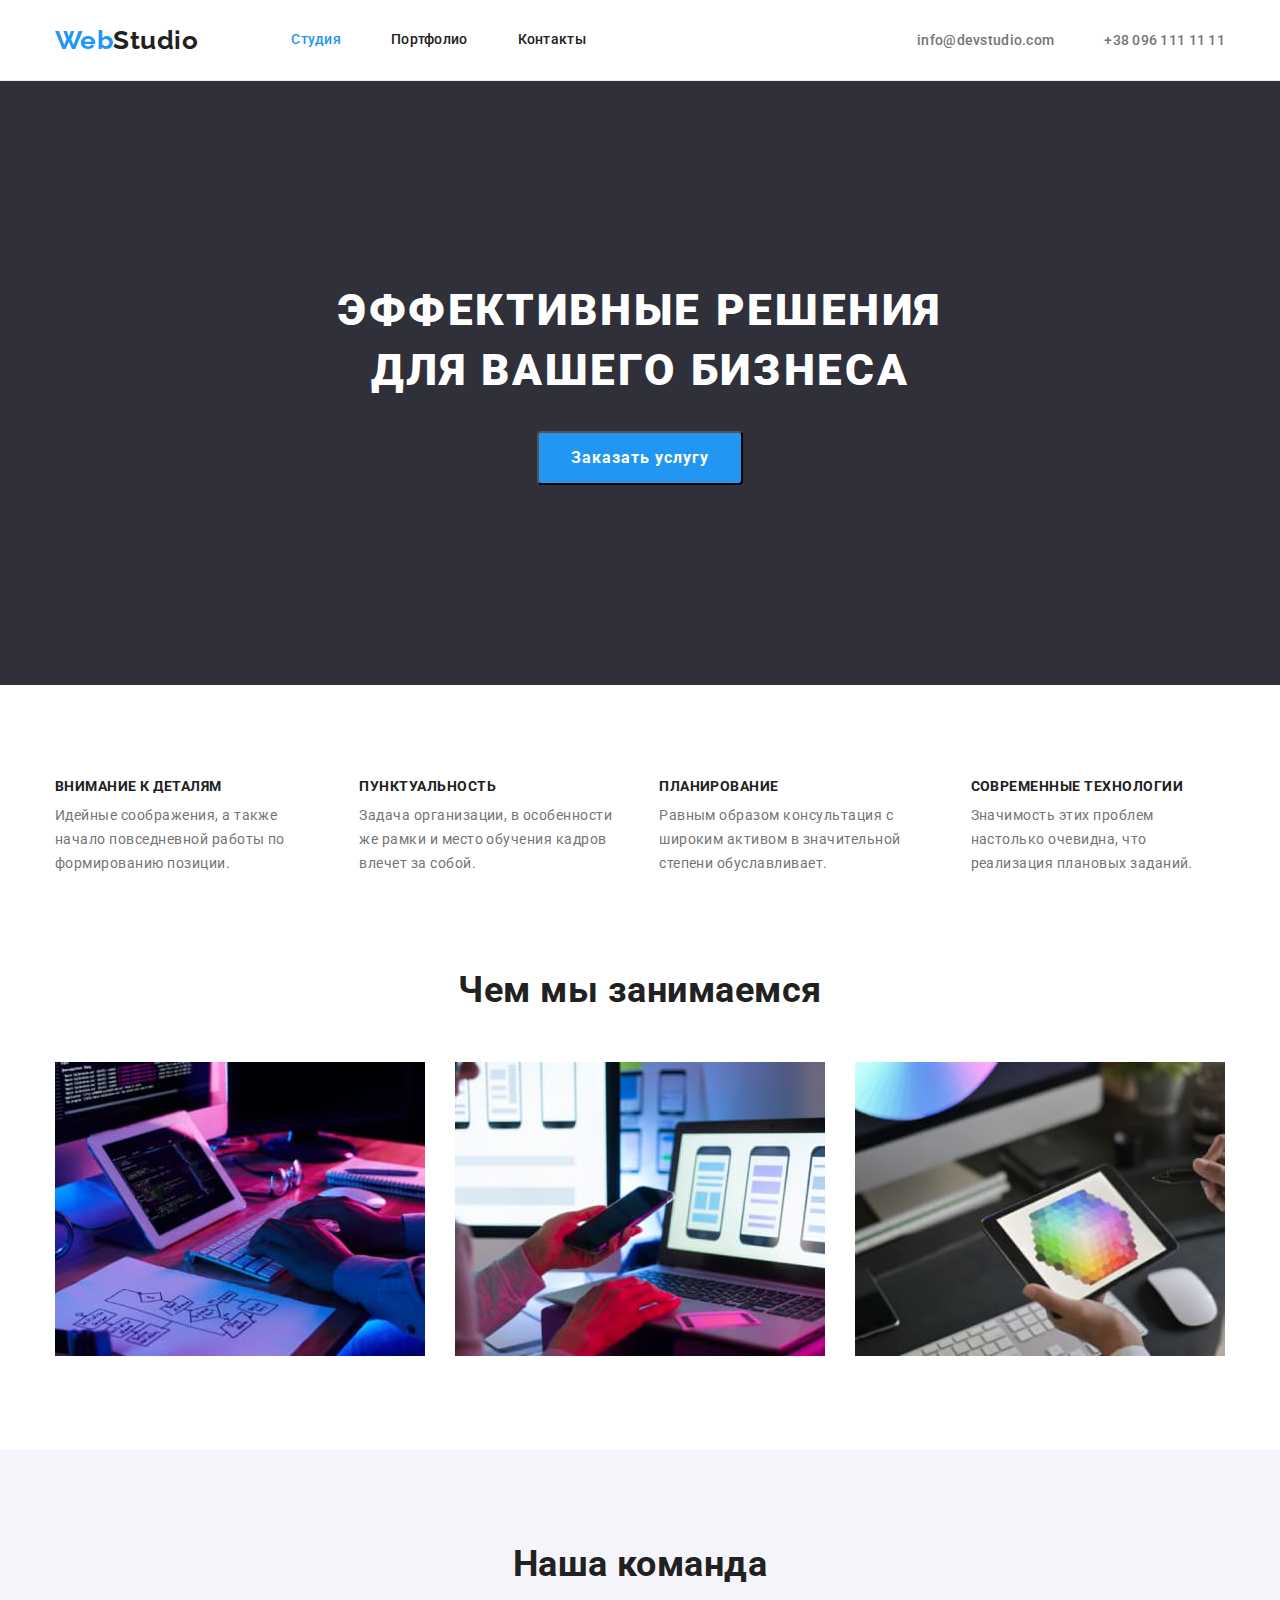
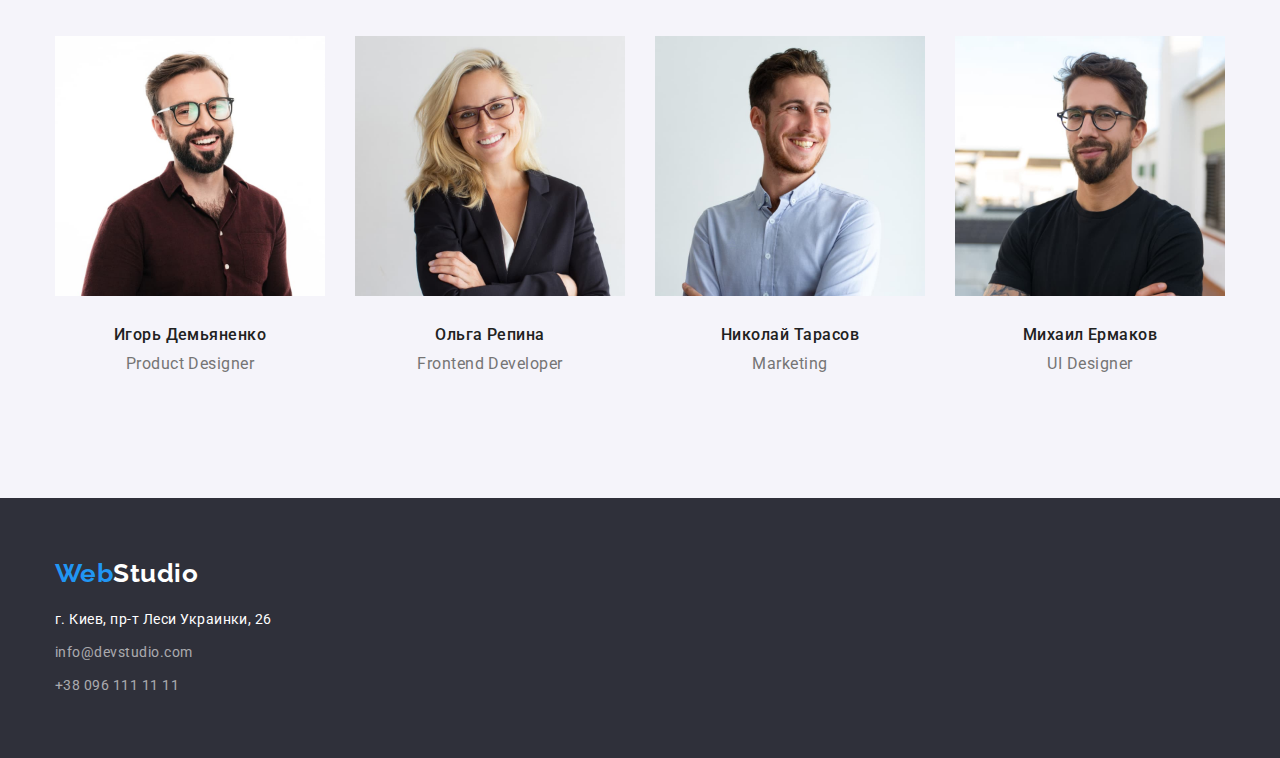
<file: index.html>
<!DOCTYPE html>
<html lang="ru">
<head>
    <meta charset="UTF-8">
    <title>Document</title>
    <link href="https://fonts.googleapis.com/css2?family=Raleway:wght@700&family=Roboto:wght@400;500;700;900&display=swap" rel="stylesheet"/>
    <link href="https://cdnjs.cloudflare.com/ajax/libs/modern-normalize/1.1.0/modern-normalize.min.css" rel="stylesheet"/>
    <link rel="stylesheet" href="./css/styles.css"/>
</head>
<body class="page">

    <!-- ===========шапка начало=========== -->
    <header class="page-header">
        <div class="contener hat">
            <nav class="hat">      
                <a href="./index.html" class="logo"> 
                    <span class="logo-web">Web</span>Studio
                </a>
                <ul class="site-nav link">
                    <li class="item"><a href="./index.html" class="link current">Студия</a></li>
                    <li class="item"><a href="./portfolio.html" class="link">Портфолио</a></li>
                    <li class="item"><a href="" class="link">Контакты</a></li>
                </ul>
            </nav>
                <ul class="contact link">
                    <li class="item"><a href="mailto:info@devstudio.com" class="link" lang="en">info@devstudio.com</a></li>
                    <li class="item"><a href="tel:+380961111111" class="link">+38 096 111 11 11</a></li>
                </ul>
        </div>
    </header> 
    <!-- ===========шапка конец=========== -->

    <main>

        <!-- ===========Секция герой начало=========== -->
    <section class="hero">
        <div class="contener">
            <h1 class="hero-title">Эффективные решения</br> для вашего бизнеса</h1>
            <button class="hero-button" type="button">Заказать услугу</button>
        </div>
        </section>
    <!-- ===========Секция герой конец=========== -->

    <!-- ===========Секция особенности начало=========== -->
        <section class="features-section">
            <!--скрытый заголовок-->
            <h2 class="section-title visually-hidden">Особенности</h2>
            <div class="contener">
                <ul class="features link">
                <li class="item">
                    <h3 class="features-title">Внимание к деталям</h3>
                    <p class="features-text">Идейные соображения, а также начало повседневной работы по формированию позиции.</p>
                </li>
                <li class="item">
                    <h3 class="features-title">Пунктуальность</h3>
                    <p class="features-text">Задача организации, в особенности же рамки и место обучения кадров влечет за собой.</p>
                </li>
                <li class="item">
                    <h3 class="features-title">Планирование</h3>
                    <p class="features-text">Равным образом консультация с широким активом в значительной степени обуславливает.</p>
                </li>
                <li class="item">
                    <h3 class="features-title">Современные технологии</h3>
                    <p class="features-text">Значимость этих проблем настолько очевидна, что реализация плановых заданий.</p>
                </li>
            </ul>
        </div>
        </section>
        <section class="section">
        <div class="contener">
        <h2 class="section-title">Чем мы занимаемся</h2>
        <ul class="section-list link">
            <li class="item">
                <img src="./images/img.jpg" alt="компьютер мужские руки печатают" width="370" />
            </li>
            <li class="item">
                <img src="./images/imga.jpg" alt="компьютер в женской левой руке телефон" width="370" />
            </li>
            <li class="item">
                <img src="./images/imgb.jpg" alt="планшет в руках с выбором цветов" width="370" />
            </li>
        </ul>
    </div>
    </section> 
    <!-- ===========Секция особенности конец=========== -->

    <!-- ===========Секция наша команда ночало=========== -->
    <section class="team section">
        <div class="contener">
        <h2 class="section-title">Наша команда</h2>
        <ul class="section-team link">
            <li class="item">
                <div class="team-image">
                    <img src="./images/imgc.jpg" alt="мужчина в очках с бородой темная рубажка" width="270" />
                </div>
                <div class="team-content">
                <h3 class="team-title">Игорь Демьяненко</h3>
                <p class="team-text" lang="en">Product Designer</p>
                </div>
                
            </li>
            <li class="item">
                <div class="team-image">
                    <img src="./images/imgd.jpg" alt="женщина в очках" width="270"/>
                </div>
                <div class="team-content">
                    <h3 class="team-title">Ольга Репина</h3>
                    <p class="team-text" lang="en">Frontend Developer</p>
                </div>
                
            </li>
            <li class="item">
                <div class="team-image">
                    <img src="./images/imgi.jpg" alt="мужчина с бородой светлая рубажка" width="270" />
                </div>
                <div class="team-content">
                <h3 class="team-title">Николай Тарасов</h3>
                <p class="team-text" lang="en">Marketing</p>
                </div>

            </li>
            <li class="item">
                <div class="team-image">
                    <img src="./images/imgf.jpg" alt="мужчина в очках с бородой черная футболка" width="270" />
                </div>
                <div class="team-content">
                <h3 class="team-title">Михаил Ермаков</h3>
                <p class="team-text" lang="en">UI Designer</p>
                </div>

            </li>
        </ul>
    </div>
    </section>
    <!-- ===========Секция наша команда конец=========== -->

    </main>
   <!-- ===========подвал начало=========== -->
    <footer class="page-footer">
        <div class="contener">
            <a href="./index.html" class="footer-logo link"> <span class="page-footer-logo-web">Web</span>Studio</a>
        <address class="footer-address">
        г. Киев, пр-т Леси Украинки, 26
        <ul class="page-footer-contact link">
            <li class="item"><a href="mailto:info@devstudio.com" class="link" lang="en">info@devstudio.com</a></li>
            <li class="item"><a href="tel:+380961111111" class="link">+38 096 111 11 11</a></li>
        </ul>
        </address>
        </div>
     </footer>
    <!-- ===========подвал конец=========== -->
</body>
</html>
</file>
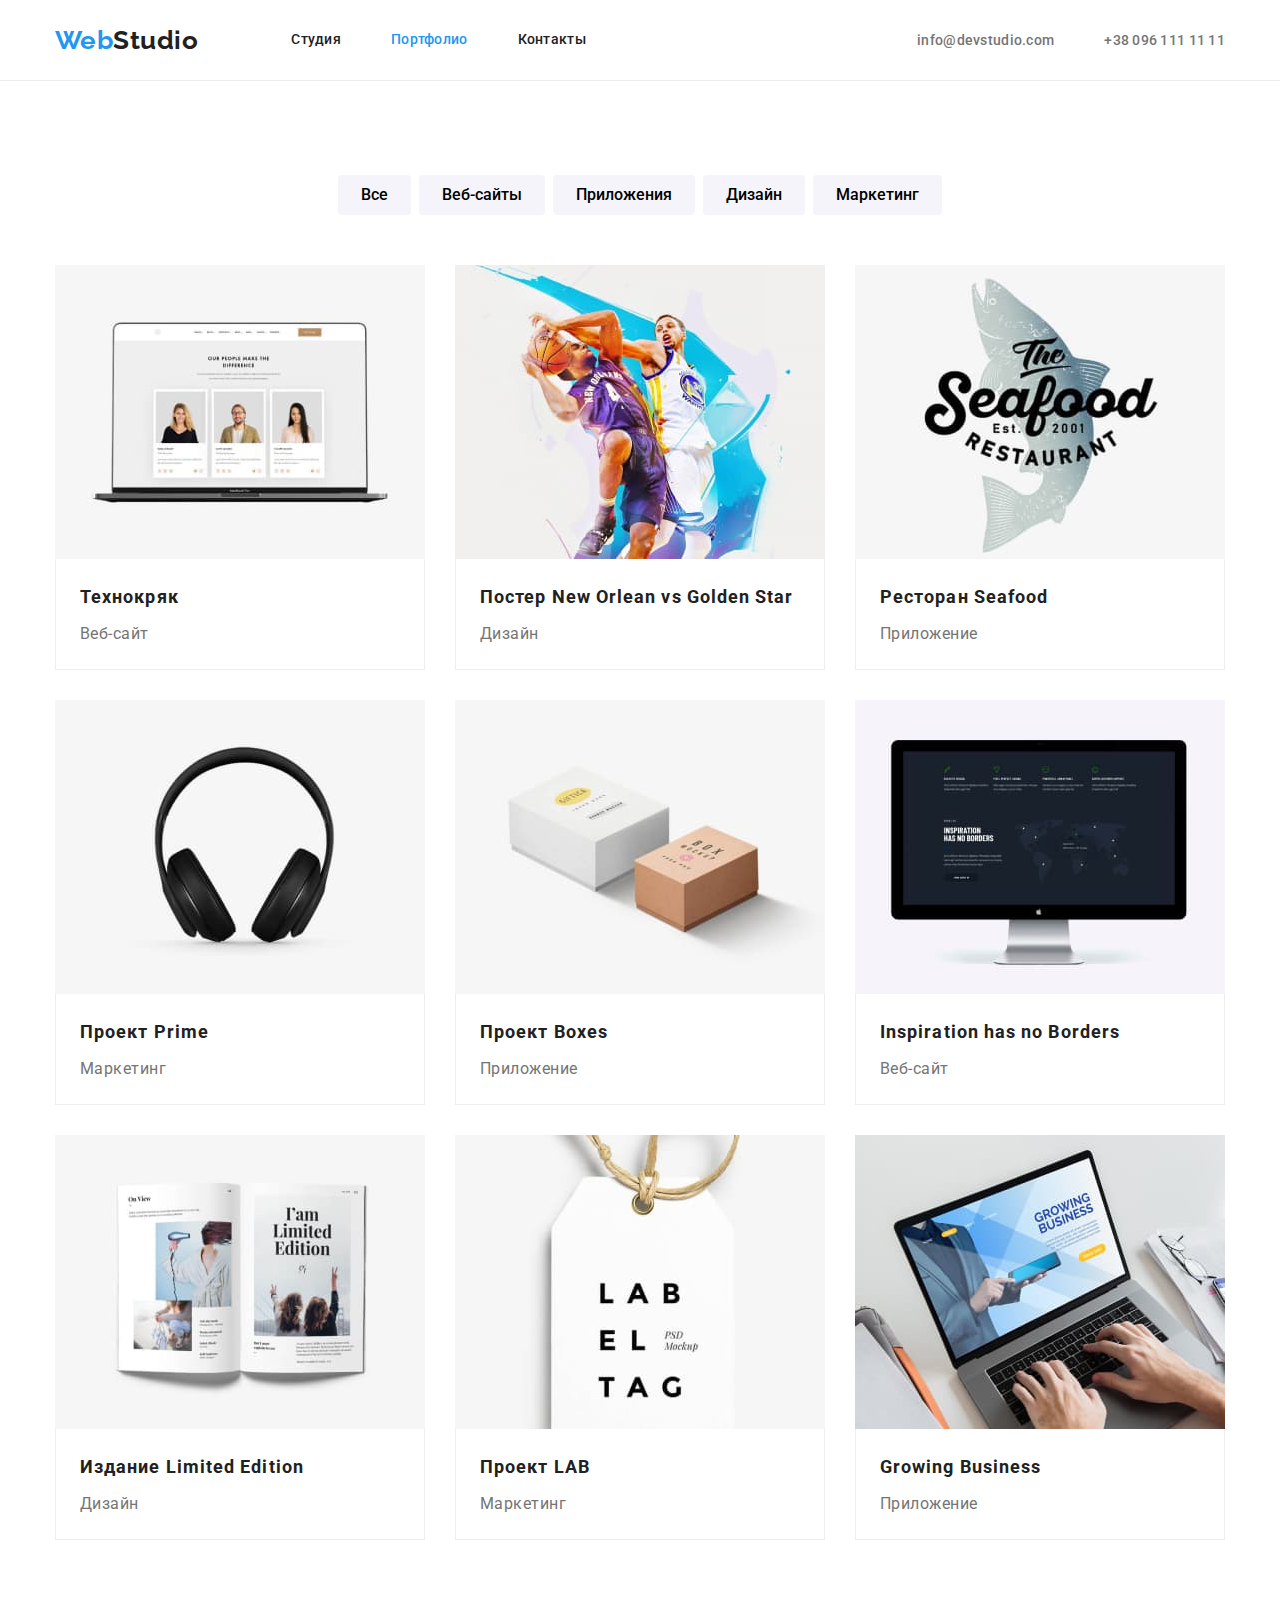
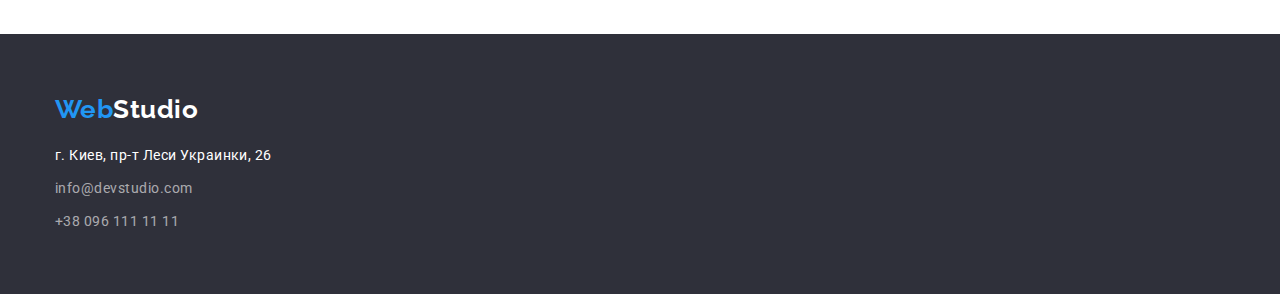
<file: portfolio.html>
<!DOCTYPE html>
<html lang="en">
<head>
    <meta charset="UTF-8">
    <title>Document</title>
    <link href="https://fonts.googleapis.com/css2?family=Raleway:wght@700&family=Roboto:wght@400;500;700;900&display=swap" rel="stylesheet"/>
    <link href="https://cdnjs.cloudflare.com/ajax/libs/modern-normalize/1.1.0/modern-normalize.min.css" rel="stylesheet"/>
    <link rel="stylesheet" href="./css/styles.css"/>
</head>
<body class="page">
    <!-- ===========шапка начало=========== -->
    <header class="page-header">
        <div class="contener hat">
            <nav class="hat">      
                <a href="./index.html" class="logo"> 
                    <span class="logo-web">Web</span>Studio
                </a>
                <ul class="site-nav link">
                    <li class="item"><a href="./index.html" class="link">Студия</a></li>
                    <li class="item"><a href="./portfolio.html" class="link current">Портфолио</a></li>
                    <li class="item"><a href="" class="link">Контакты</a></li>
                </ul>
            </nav>
                <ul class="contact link">
                    <li class="item"><a href="mailto:info@devstudio.com" class="link" lang="en">info@devstudio.com</a></li>
                    <li class="item"><a href="tel:+380961111111" class="link">+38 096 111 11 11</a></li>
                </ul>
        </div>
    </header> 
    <!-- ===========шапка конец=========== -->
    <main>
    <section class="projects section">
        <!--кнопки-->
        <div class="contener">
        <ul class="project-button">
            <li class="item">
                <button type="button" class="button">Все</button>
            </li>
            <li class="item">
                <button type="button" class="button">Веб-сайты</button>
            </li>
            <li class="item">
                <button type="button" class="button">Приложения</button>
            </li>
            <li class="item">
                <button type="button" class="button">Дизайн</button>
            </li>
            <li class="item">
                <button type="button" class="button">Маркетинг</button>
            </li>
        </ul>
    
    
    <!--проекты-->
    <!--скрытый заголовок-->
         <h1 class="visually-hidden">проекты</h1>
         
            <ul class="projects-list">
                <li class="project">
                    <a href="">
                        <div class="project-imege">
                         <img src="./images/portfolio/a.jpg" alt="ноутбук" width="370" />   
                        </div>
                    <div class="project-content">
                        <h2 class="project-title">Технокряк</h2>
                        <p class="project-text">Веб-сайт</p>
                </div>
                    
                    </a>
                </li>
                <li class="project">
                    <a href="">
                        <div class="project-imege">
                            <img src="./images/portfolio/b.jpg" alt="баскетбол" width="370" />
                        </div>
                        <div class="project-content">
                            <h2 class="project-title">Постер New Orlean vs Golden Star</h2>
                    <p class="project-text">Дизайн</p>
                        </div>
                    
                    </a>
                </li>
                <li class="project">
                    <a href="">
                        <div class="project-imege">
                            <img src="./images/portfolio/c.jpg" alt="рыба иназвание ресторана" width="370" />
                        </div>
                        <div class="project-content">
                            <h2 class="project-title">Ресторан Seafood</h2>
                    <p class="project-text">Приложение</p>
                        </div>
                    
                    </a>
                </li>
                <li class="project">
                    <a href="">
                        <div class="project-imege">
                            <img src="./images/portfolio/d.jpg" alt="наушники" width="370" />
                        </div>
                        <div class="project-content">
                            <h2 class="project-title">Проект Prime</h2>
                    <p class="project-text">Маркетинг</p>
                        </div>
                    
                    </a>
                </li>
                <li class="project">
                    <a href="">
                        <div class="project-imege">
                            <img src="./images/portfolio/e.jpg" alt="два блока" width="370" />
                        </div>
                        <div class="project-content">
                            <h2 class="project-title">Проект Boxes</h2>
                    <p class="project-text">Приложение</p>
                        </div>
                    
                    </a>
                </li>
                <li class="project">
                    <a href="">
                        <div class="project-imege">
                            <img src="./images/portfolio/f.jpg" alt="монитор" width="370" />
                        </div>
                        <div class="project-content">
                            <h2 class="project-title">Inspiration has no Borders</h2>
                    <p class="project-text">Веб-сайт</p>
                        </div>
                    
                    </a>
                </li>
                <li class="project">
                    <a href="">
                        <div class="project-imege">
                            <img src="./images/portfolio/g.jpg" alt="открытый журнал" width="370" />
                        </div>
                        <div class="project-content">
                            <h2 class="project-title">Издание Limited Edition</h2>
                    <p class="project-text">Дизайн</p>
                        </div>
                    
                    </a>
                </li>
                <li class="project">
                    <a href="">
                        <div class="project-imege">
                            <img src="./images/portfolio/h.jpg" alt="бирка" width="370" />
                        </div>
                        <div class="project-content">
                             <h2 class="project-title">Проект LAB</h2>
                    <p class="project-text">Маркетинг</p>
                        </div>
                   
                    </a>
                </li>
                <li class="project">
                    <a href="">
                        <div class="project-imege">
                            <img src="./images/portfolio/i.jpg" alt="лептоп" width="370" />
                        </div>
                        <div class="project-content">
                            <h2 class="project-title">Growing Business</h2>
                    <p class="project-text">Приложение</p>
                        </div>
                    
                    </a>
                </li>
            </ul>
        </div>
        </section>
    </main>
    <!-- ===========подвал начало=========== -->
    <footer class="page-footer">
        <div class="contener">
            <a href="./index.html" class="footer-logo link"> <span class="page-footer-logo-web">Web</span>Studio</a>
        <address class="footer-address">
        г. Киев, пр-т Леси Украинки, 26
        <ul class="page-footer-contact link">
            <li class="item"><a href="mailto:info@devstudio.com" class="link" lang="en">info@devstudio.com</a></li>
            <li class="item"><a href="tel:+380961111111" class="link">+38 096 111 11 11</a></li>
        </ul>
        </address>
        </div>
     </footer>
    <!-- ===========подвал конец=========== -->
    </body>
</html>
</file>
<file: css/styles.css>
:root{
    --primary-text-color: #757575;
    --title-text-color:#212121;
    --accent-text-color:#2196F3;
    --hero-title-color:#FFFFFF;
    --footer-contact:rgba(255, 255, 255, 0.6);
    --background-header-color:#FFFFFF;
    --background-hero-color:#2F303A;
    --background-team-color:#F5F4FA;
    --background-footer-color:#2F303A;
    --background-button:#188CE8;
    --border-color:#EEEEEE;
    
}

/* Стили для bady */
body {
    background-color: var(--hero-title-color);
    color: var(--title-text-color);
    font-family:'Roboto', sans-serif;
    letter-spacing: 0.03em;
    }
    /*section*/
.section{
    padding-top: 94px;
    padding-bottom: 94px;
}
h1,h2,h3,h4,p,ul{
    margin: 0;
    padding: 0;
}
img{
    display: block;
    max-width: 100%;
    height: auto;
}
/* Стили для header */
.hat{
    display: flex;
    align-items: center;
    /* justify-content: space-between; */
}
.page-header{
    background-color: var(--background-header-color);
    border-bottom: 1px solid #ECECEC;
}
.logo {
    margin-right: 93px;
    padding: 0;
    
    
    color: var(--title-text-color);
    font-family: 'Raleway', sans-serif;
    font-style:normal;
    font-weight: 700;
    font-size: 26px;
    line-height: 1.19;
    list-style:none;
    text-decoration: none;
}
.logo-web {
    color: var(--accent-text-color);
}
.logo:hover,
.logo:focus {
    color: var(--accent-text-color);
}
/* contener */
.contener {
/* outline: 2px solid red; */
margin-left: auto;
margin-right: auto;
width: 1200px;
padding-left: 15px;
padding-right: 15px;
}


/* Стили для nav */
.site-nav{
    display: flex;

    font-weight: 500;
    font-size: 14px;
    line-height: 1.14;
    letter-spacing: 0.02em;
}
.site-nav .item:not(:last-child){
    margin-right: 50px;
}
.link{
    list-style:none;
    text-decoration: none;
    font-style:normal;
    padding: 0;
    margin: 0;
    color: var(--title-text-color);
}
.site-nav .link{
    display: block;
    padding-top: 32px;
    padding-bottom: 32px;
}
.link:hover,
.link:focus {
    color: var(--accent-text-color);
}
/* contact */
.contact{
    display: flex;
    margin-left: auto;
}
.contact .item:not(:last-child){
    margin-right: 50px;
}
.contact a {
    color: var(--primary-text-color);
    font-weight: 500;
    font-size: 14px;
    line-height: 1.14;
    letter-spacing: 0.02em;
}
.contact a:hover,
.contact a:focus {
    color: var(--accent-text-color);
}
/* Стили для hero */
.hero{
    padding-top: 200px;
    padding-bottom: 200px;
    background-color: var(--background-hero-color);
    text-align: center;
}
.hero-title {
    margin-top: 0;
    margin-bottom: 30px;
    /* outline: 2px solid red; */
    

    color: var(--hero-title-color);
    font-weight: 900;
    font-size: 44px;
    line-height: 1.36;
    letter-spacing: 0.06em;
    text-transform: uppercase;

}
/*Стили для button*/
.hero-button {
    color: var(--hero-title-color);
    background-color: var(--accent-text-color);
    font-family: inherit;
    border-radius: 4px;
    padding: 10px 32px;

    cursor: pointer;
    font-weight: 700;
    font-size: 16px;
    line-height: 1.87;
    text-align: center;
    letter-spacing: 0.06em;
}
.hero-button:hover,
.hero-button:focus{
    background-color: var(--background-button);
}
/* Стили для section */
.section-title {
    margin-top: 0;
    margin-bottom: 50px;


    color: var(--title-text-color);
    font-weight: 700;
    font-size: 36px;
    line-height: 1.16;
    text-align: center;
}
/* Стили для features */
.visually-hidden{
    position: absolute;
    width: 1px;
    height: 1px;
    margin: -1px;
    padding: 0;
    overflow: hidden;
    border: 0;
    clip: rect(0 0 0 0) 
}


.features-section {
    display: flex;
    padding-top: 94px;
}
.features{
    display: flex;
}
/* через CALC */
.features .item{
    width: calc((100%-90px)/4);
    margin-right: 30px;
}
.features .item:last-child{
    margin-right: 0;
}
/* один из способов сделать столбцы */
/* .features .item{
    width: 270px;
    margin-right: 30px;
    margin-bottom: 30px;
}
 .features .item:not(:last-child){
    margin-right: 30px;
} 
.features .item:nth-child(4n){
    margin-right: 0;
}
.features .item:nth-child(-n+4){
    margin-bottom: 0;
} */
/* ================================= */
.features-title {
    margin-top: 0;
    margin-bottom: 10px;

    color: var(--title-text-color);
    font-weight: 700;
    font-size: 14px;
    line-height: 1.14;
    text-transform: uppercase;
}
.features-text {
    margin-top: 0;
    margin-bottom: 0;

    color: var(--primary-text-color);
    font-size: 14px;
    line-height: 1.71;
}
.features-title{
    text-transform:uppercase;
    font-size: 14px;
}
.section-list{
    display: flex;
}
.section-list .item {
    width: calc((100%-60px)/3);
    margin-right: 30px;
}
.section-list .item:last-child{
    margin-right: 0;
}

/* Стили для team */
.team{
    background-color: var(--background-team-color);
}
.section-team{
    display: flex;
    padding: 0;
    
    margin-left: -30px;
    margin-top: -30px;

    /* outline: 1px solid blue; */
}
.section-team .item{
    flex-basis: calc(100% / 3 - 30px);

    margin-left: 30px;
    margin-top: 30px;
}
/*.section-team .item *{
     outline: 1px solid green; 
}*/
.team-content{
    padding-top: 30px;
    padding-bottom: 30px;
}
.team-title {
    margin-bottom: 10px;

    color: var(--title-text-color);
    font-weight: 500;
    font-size: 16px;
    line-height: 1.18;
    text-align: center;
}
.team-text {
    color: var(--primary-text-color);
    font-size: 16px;
    line-height: 1.18;
    text-align: center;
}
/* footer */
.page-footer{
    padding-top: 60px;
    padding-bottom: 60px;

    background-color: var(--background-footer-color);
    
}
.footer-logo{
    display: block;
    margin-bottom: 20px;

    color: var(--hero-title-color);
    font-family: 'Raleway';
    font-weight: 700;
    font-size: 26px;
    line-height: 1.19;
}
.page-footer-logo-web{
   color: var(--accent-text-color)
}
.page-footer a:hover,
.page-footer a:focus {
    color: var(--accent-text-color);
}
/*footer contact*/
.footer-address {
    color: var(--hero-title-color);
    font-style:normal;
    text-align: left;
    font-size: 14px;
    line-height: 1.71;
}
.page-footer-contact a{
    color: var(--footer-contact);
}
.page-footer-contact a:hover,
.page-footer-contact a:focus {
    color: var(--accent-text-color)
}
.page-footer-contact .item{
    margin-top: 9px;
}


/* Портфолио */
.site-nav .current{
    color: var(--accent-text-color);
}
.project-button,
.project {
    list-style:none;
}
.project > a{
    text-decoration: none;
}
.project-button button{
    padding: 6px 22px;
    cursor: pointer;
    font-family:inherit;
    border-radius: 4px;
    font-weight: 500;
    font-size: 16px;
    line-height: 1.62;
    text-align: center;
    border: 1px solid transparent;
    background-color: var(--background-team-color);
}
.button:hover,
.button:focus{
    background-color: var(--accent-text-color);
    color: var(--hero-title-color);
}
.project-button{
    display: flex;
    justify-content: center;
}
.project-button .item{
    margin-left: 8px;
    margin-bottom: 50px;
}
.project-button .item:first-child{
    margin-left: 0;
}
.projects-list{
    display: flex;
    flex-wrap: wrap;
    padding: 0;
    
    margin-left: -30px;
    margin-top: -30px;

    /* outline: 1px solid blue; */
}
.projects-list .project{
    flex-basis: calc(100% / 3 - 30px);

    margin-left: 30px;
    margin-top: 30px;

    
}
.project-title{
    
    font-weight: 700;
    font-size: 18px;
    line-height: 2;
    letter-spacing: 0.06em;
    color: var(--title-text-color);
}
.project-text {
    margin-top: 4px;

    font-size: 16px;
    line-height: 1.87;
    color: var(--primary-text-color);
}
/* .project *{
    outline: 1px solid green;
} */
.project-content{
    padding: 20px 24px;
    border-right: 1px solid var(--border-color);
    border-bottom: 1px solid var(--border-color);
    border-left: 1px solid var(--border-color);
}
</file>
